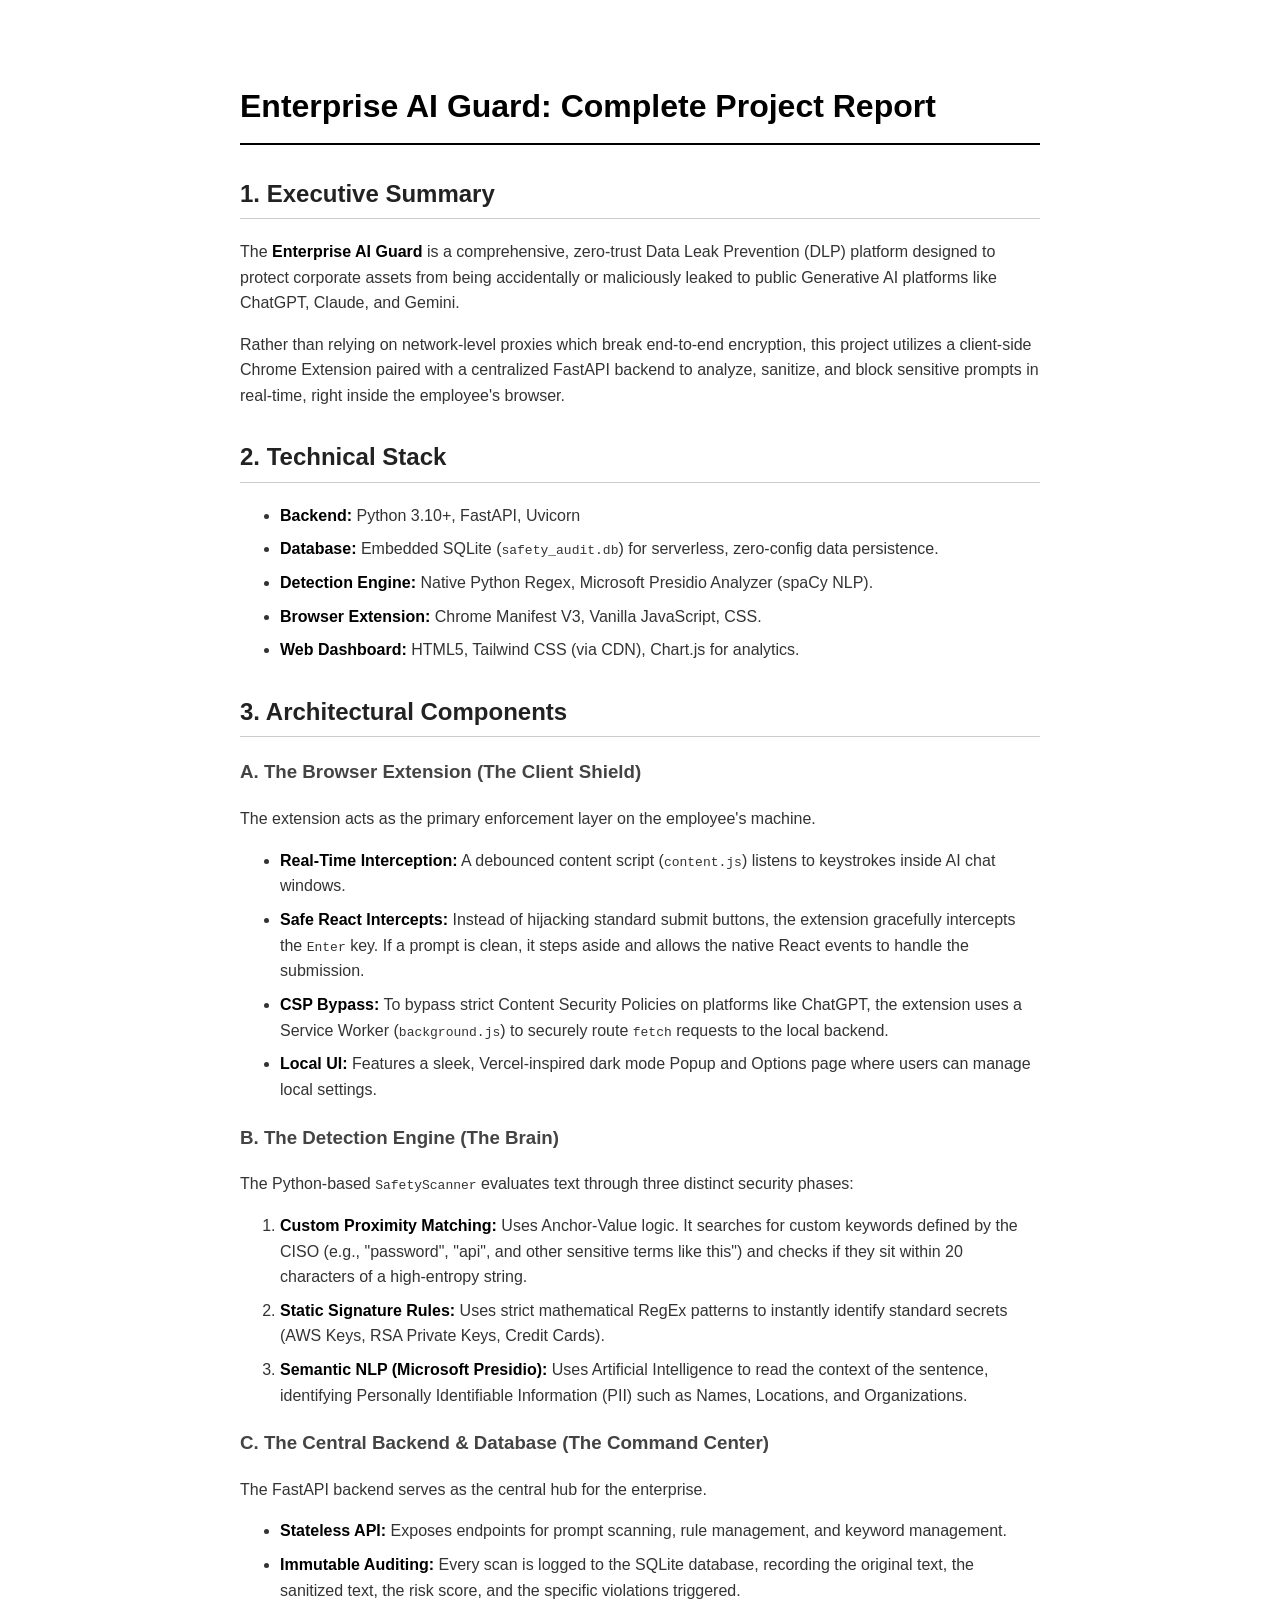
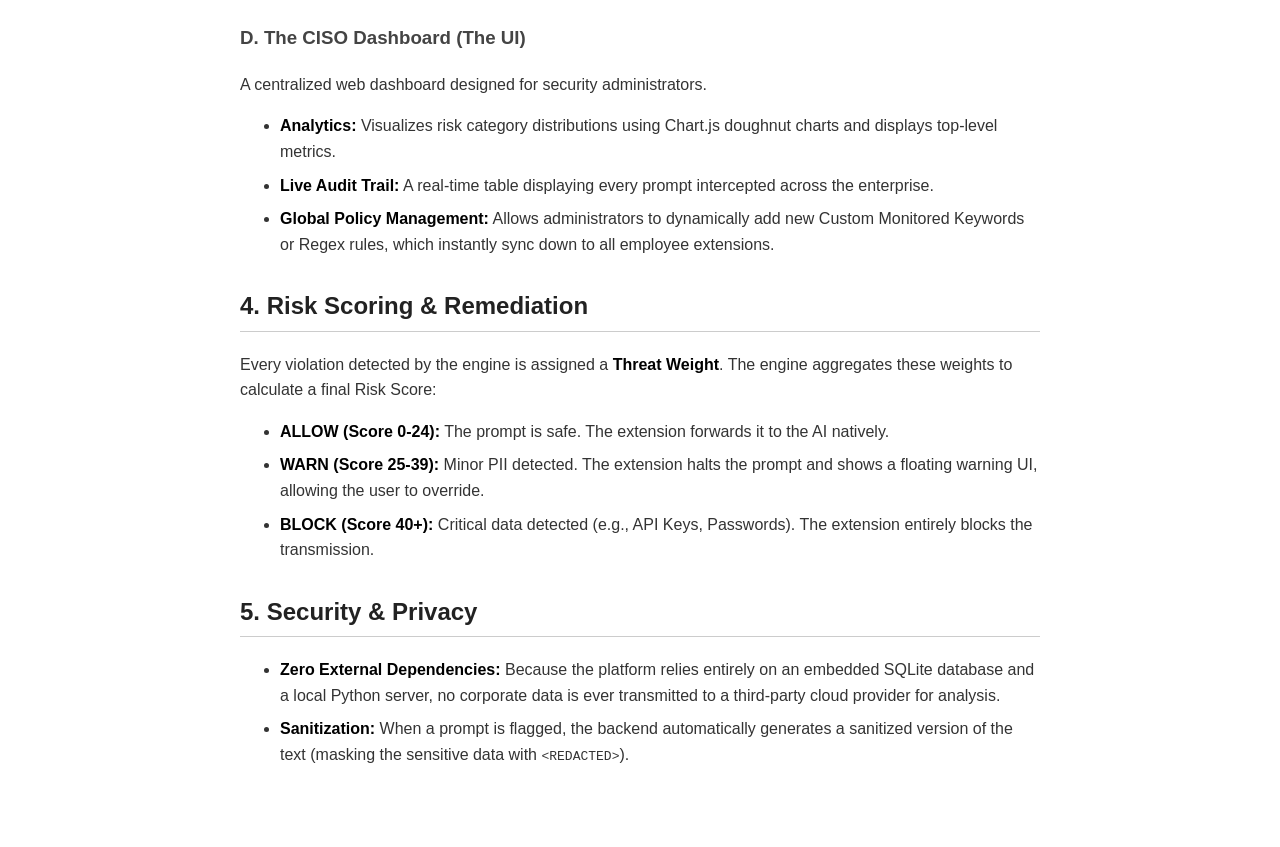
<file: project_report.html>
<!DOCTYPE html>
<html>
<head>
    <meta charset="UTF-8">
    <title>Enterprise AI Guard - Project Report</title>
    <style>
        body { font-family: 'Segoe UI', Arial, sans-serif; line-height: 1.6; color: #333; max-width: 800px; margin: 40px auto; padding: 20px; }
        h1 { color: #000; border-bottom: 2px solid #000; padding-bottom: 10px; }
        h2 { color: #222; margin-top: 30px; border-bottom: 1px solid #ccc; padding-bottom: 5px; }
        h3 { color: #444; margin-top: 20px; }
        ul { margin-bottom: 20px; }
        li { margin-bottom: 8px; }
        strong { color: #000; }
        hr { border: none; border-top: 1px solid #eee; margin: 30px 0; }
    </style>
</head>
<body>
    <h1>Enterprise AI Guard: Complete Project Report</h1>

    <h2>1. Executive Summary</h2>
    <p>The <strong>Enterprise AI Guard</strong> is a comprehensive, zero-trust Data Leak Prevention (DLP) platform designed to protect corporate assets from being accidentally or maliciously leaked to public Generative AI platforms like ChatGPT, Claude, and Gemini.</p>
    <p>Rather than relying on network-level proxies which break end-to-end encryption, this project utilizes a client-side Chrome Extension paired with a centralized FastAPI backend to analyze, sanitize, and block sensitive prompts in real-time, right inside the employee's browser.</p>

    <h2>2. Technical Stack</h2>
    <ul>
        <li><strong>Backend:</strong> Python 3.10+, FastAPI, Uvicorn</li>
        <li><strong>Database:</strong> Embedded SQLite (<code>safety_audit.db</code>) for serverless, zero-config data persistence.</li>
        <li><strong>Detection Engine:</strong> Native Python Regex, Microsoft Presidio Analyzer (spaCy NLP).</li>
        <li><strong>Browser Extension:</strong> Chrome Manifest V3, Vanilla JavaScript, CSS.</li>
        <li><strong>Web Dashboard:</strong> HTML5, Tailwind CSS (via CDN), Chart.js for analytics.</li>
    </ul>

    <h2>3. Architectural Components</h2>

    <h3>A. The Browser Extension (The Client Shield)</h3>
    <p>The extension acts as the primary enforcement layer on the employee's machine.</p>
    <ul>
        <li><strong>Real-Time Interception:</strong> A debounced content script (<code>content.js</code>) listens to keystrokes inside AI chat windows.</li>
        <li><strong>Safe React Intercepts:</strong> Instead of hijacking standard submit buttons, the extension gracefully intercepts the <code>Enter</code> key. If a prompt is clean, it steps aside and allows the native React events to handle the submission.</li>
        <li><strong>CSP Bypass:</strong> To bypass strict Content Security Policies on platforms like ChatGPT, the extension uses a Service Worker (<code>background.js</code>) to securely route <code>fetch</code> requests to the local backend.</li>
        <li><strong>Local UI:</strong> Features a sleek, Vercel-inspired dark mode Popup and Options page where users can manage local settings.</li>
    </ul>

    <h3>B. The Detection Engine (The Brain)</h3>
    <p>The Python-based <code>SafetyScanner</code> evaluates text through three distinct security phases:</p>
    <ol>
        <li><strong>Custom Proximity Matching:</strong> Uses Anchor-Value logic. It searches for custom keywords defined by the CISO (e.g., "password", "api", and other sensitive terms like this") and checks if they sit within 20 characters of a high-entropy string.</li>
        <li><strong>Static Signature Rules:</strong> Uses strict mathematical RegEx patterns to instantly identify standard secrets (AWS Keys, RSA Private Keys, Credit Cards).</li>
        <li><strong>Semantic NLP (Microsoft Presidio):</strong> Uses Artificial Intelligence to read the context of the sentence, identifying Personally Identifiable Information (PII) such as Names, Locations, and Organizations.</li>
    </ol>

    <h3>C. The Central Backend & Database (The Command Center)</h3>
    <p>The FastAPI backend serves as the central hub for the enterprise.</p>
    <ul>
        <li><strong>Stateless API:</strong> Exposes endpoints for prompt scanning, rule management, and keyword management.</li>
        <li><strong>Immutable Auditing:</strong> Every scan is logged to the SQLite database, recording the original text, the sanitized text, the risk score, and the specific violations triggered.</li>
    </ul>

    <h3>D. The CISO Dashboard (The UI)</h3>
    <p>A centralized web dashboard designed for security administrators.</p>
    <ul>
        <li><strong>Analytics:</strong> Visualizes risk category distributions using Chart.js doughnut charts and displays top-level metrics.</li>
        <li><strong>Live Audit Trail:</strong> A real-time table displaying every prompt intercepted across the enterprise.</li>
        <li><strong>Global Policy Management:</strong> Allows administrators to dynamically add new Custom Monitored Keywords or Regex rules, which instantly sync down to all employee extensions.</li>
    </ul>

    <h2>4. Risk Scoring & Remediation</h2>
    <p>Every violation detected by the engine is assigned a <strong>Threat Weight</strong>. The engine aggregates these weights to calculate a final Risk Score:</p>
    <ul>
        <li><strong>ALLOW (Score 0-24):</strong> The prompt is safe. The extension forwards it to the AI natively.</li>
        <li><strong>WARN (Score 25-39):</strong> Minor PII detected. The extension halts the prompt and shows a floating warning UI, allowing the user to override.</li>
        <li><strong>BLOCK (Score 40+):</strong> Critical data detected (e.g., API Keys, Passwords). The extension entirely blocks the transmission.</li>
    </ul>

    <h2>5. Security & Privacy</h2>
    <ul>
        <li><strong>Zero External Dependencies:</strong> Because the platform relies entirely on an embedded SQLite database and a local Python server, no corporate data is ever transmitted to a third-party cloud provider for analysis.</li>
        <li><strong>Sanitization:</strong> When a prompt is flagged, the backend automatically generates a sanitized version of the text (masking the sensitive data with <code>&lt;REDACTED&gt;</code>).</li>
    </ul>
</body>
</html>
</file>
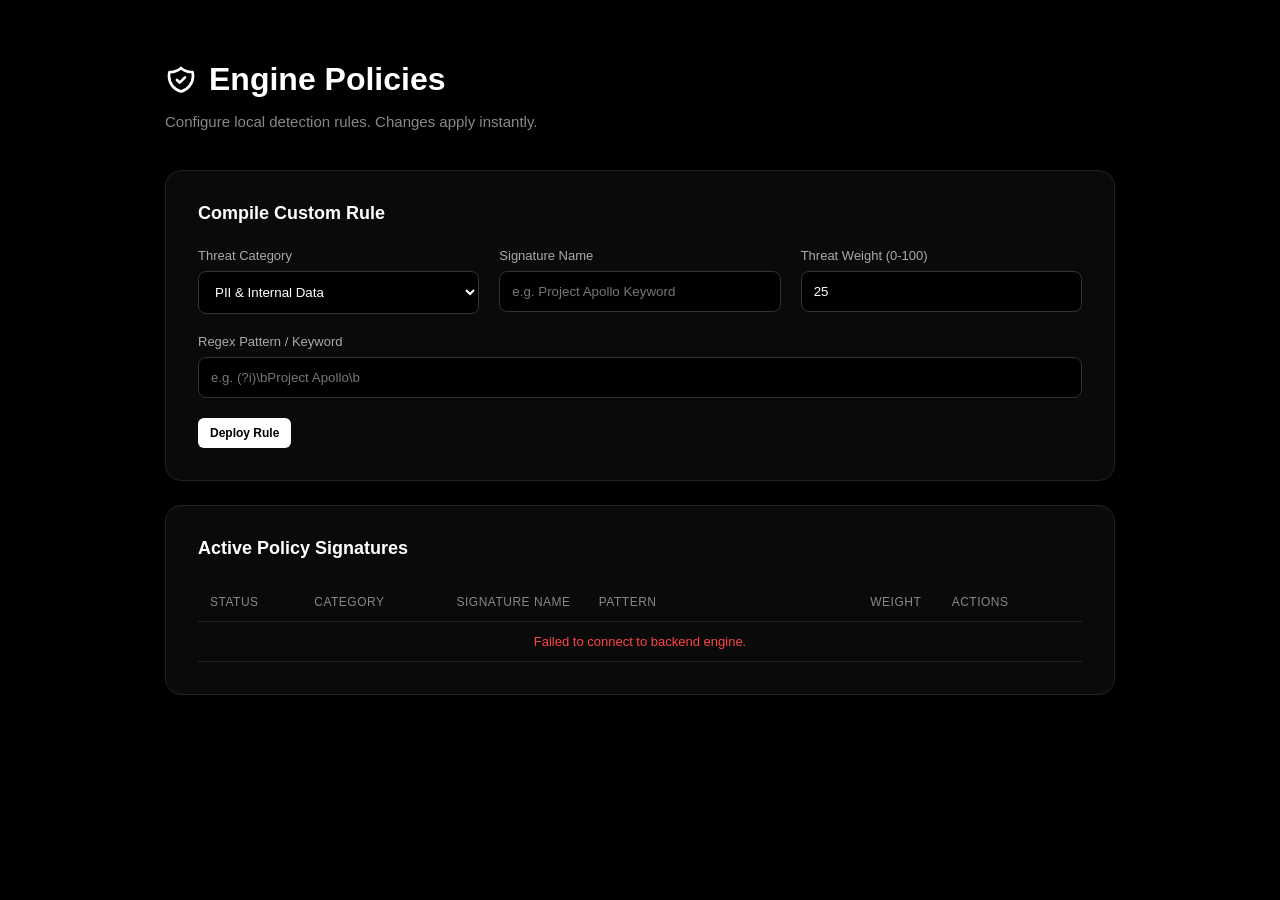
<file: extension/options.html>
<!DOCTYPE html>
<html>
<head>
    <meta charset="UTF-8">
    <title>AI Shield - Engine Policies</title>
    <style>
        body { font-family: 'Inter', -apple-system, sans-serif; background: #000; color: #fff; margin: 0; padding: 40px; }
        .container { max-width: 950px; margin: 0 auto; }
        h1 { display: flex; align-items: center; gap: 12px; font-weight: 700; margin-bottom: 8px; }
        h1 svg { width: 32px; height: 32px; stroke: #fff; }
        p.subtitle { color: #888; margin-bottom: 40px; font-size: 15px; }
        
        .card { background: #0a0a0a; border: 1px solid #222; border-radius: 16px; padding: 32px; margin-bottom: 24px; transition: border-color 0.3s; }
        .card:hover { border-color: #333; }
        h2 { margin-top: 0; font-size: 18px; font-weight: 600; margin-bottom: 24px; }
        
        table { width: 100%; border-collapse: collapse; margin-top: 16px; table-layout: fixed; }
        th, td { text-align: left; padding: 12px; border-bottom: 1px solid #222; vertical-align: middle; }
        th { color: #888; font-weight: 500; font-size: 12px; text-transform: uppercase; letter-spacing: 0.5px; }
        td { font-size: 13px; }
        
        th:nth-child(1) { width: 11%; }
        th:nth-child(2) { width: 16%; }
        th:nth-child(3) { width: 16%; }
        th:nth-child(4) { width: 33%; }
        th:nth-child(5) { width: 8%; }
        th:nth-child(6) { width: 16%; }
        
        .code { font-family: 'JetBrains Mono', monospace; background: #000; padding: 6px 8px; border-radius: 6px; color: #ccc; font-size: 11px; border: 1px solid #222; display: block; word-break: break-all; white-space: pre-wrap; }
        
        .btn { background: #fff; color: #000; border: none; padding: 8px 12px; border-radius: 6px; cursor: pointer; font-weight: 600; font-size: 12px; transition: all 0.2s; white-space: nowrap; }
        .btn:hover { background: #ccc; transform: translateY(-1px); }
        .btn-outline { background: transparent; color: #fff; border: 1px solid #333; }
        .btn-outline:hover { border-color: #fff; background: transparent; }
        .btn-danger { background: transparent; color: #ff4444; border: 1px solid #441111; }
        .btn-danger:hover { background: #ff4444; color: #fff; border-color: #ff4444; }
        
        .form-group { margin-bottom: 20px; }
        label { display: block; margin-bottom: 8px; font-weight: 500; color: #aaa; font-size: 13px; }
        input, select { width: 100%; padding: 12px; border-radius: 8px; border: 1px solid #333; background: #000; color: white; box-sizing: border-box; font-family: inherit; transition: border-color 0.2s; }
        input:focus, select:focus { outline: none; border-color: #fff; }
        
        .flex { display: flex; gap: 20px; }
        .flex > * { flex: 1; }
        
        .badge { display: inline-flex; align-items: center; gap: 6px; padding: 4px 10px; border-radius: 20px; font-size: 11px; font-weight: 600; text-transform: uppercase; letter-spacing: 0.5px; }
        .badge-active { border: 1px solid #fff; color: #fff; }
        .badge-inactive { border: 1px solid #333; color: #666; }
        .badge-active::before { content: ''; display: inline-block; width: 6px; height: 6px; border-radius: 50%; background: #fff; box-shadow: 0 0 8px #fff; }
    </style>
</head>
<body>
    <div class="container">
        <h1>
            <svg fill="none" stroke="currentColor" stroke-width="2" viewBox="0 0 24 24"><path stroke-linecap="round" stroke-linejoin="round" d="M9 12l2 2 4-4m5.618-4.016A11.955 11.955 0 0112 2.944a11.955 11.955 0 01-8.618 3.04A12.02 12.02 0 003 9c0 5.591 3.824 10.29 9 11.622 5.176-1.332 9-6.03 9-11.622 0-1.042-.133-2.052-.382-3.016z"></path></svg>
            Engine Policies
        </h1>
        <p class="subtitle">Configure local detection rules. Changes apply instantly.</p>
        
        <div class="card">
            <h2>Compile Custom Rule</h2>
            <form id="add-rule-form">
                <div class="flex">
                    <div class="form-group">
                        <label>Threat Category</label>
                        <select id="rule-category" required>
                            <option value="PII & Internal Data">PII & Internal Data</option>
                            <option value="Credentials & Secrets">Credentials & Secrets</option>
                            <option value="Prompt Injection">Prompt Injection</option>
                        </select>
                    </div>
                    <div class="form-group">
                        <label>Signature Name</label>
                        <input type="text" id="rule-name" placeholder="e.g. Project Apollo Keyword" required>
                    </div>
                    <div class="form-group">
                        <label>Threat Weight (0-100)</label>
                        <input type="number" id="rule-weight" min="1" max="100" value="25" required>
                    </div>
                </div>
                <div class="form-group">
                    <label>Regex Pattern / Keyword</label>
                    <input type="text" id="rule-pattern" placeholder="e.g. (?i)\bProject Apollo\b" required>
                </div>
                <button type="submit" class="btn">Deploy Rule</button>
            </form>
        </div>

        <div class="card">
            <h2>Active Policy Signatures</h2>
            <table>
                <thead>
                    <tr>
                        <th>Status</th>
                        <th>Category</th>
                        <th>Signature Name</th>
                        <th>Pattern</th>
                        <th>Weight</th>
                        <th>Actions</th>
                    </tr>
                </thead>
                <tbody id="rules-tbody">
                    <!-- Loaded dynamically -->
                </tbody>
            </table>
        </div>
    </div>
    <script src="options.js"></script>
</body>
</html>
</file>
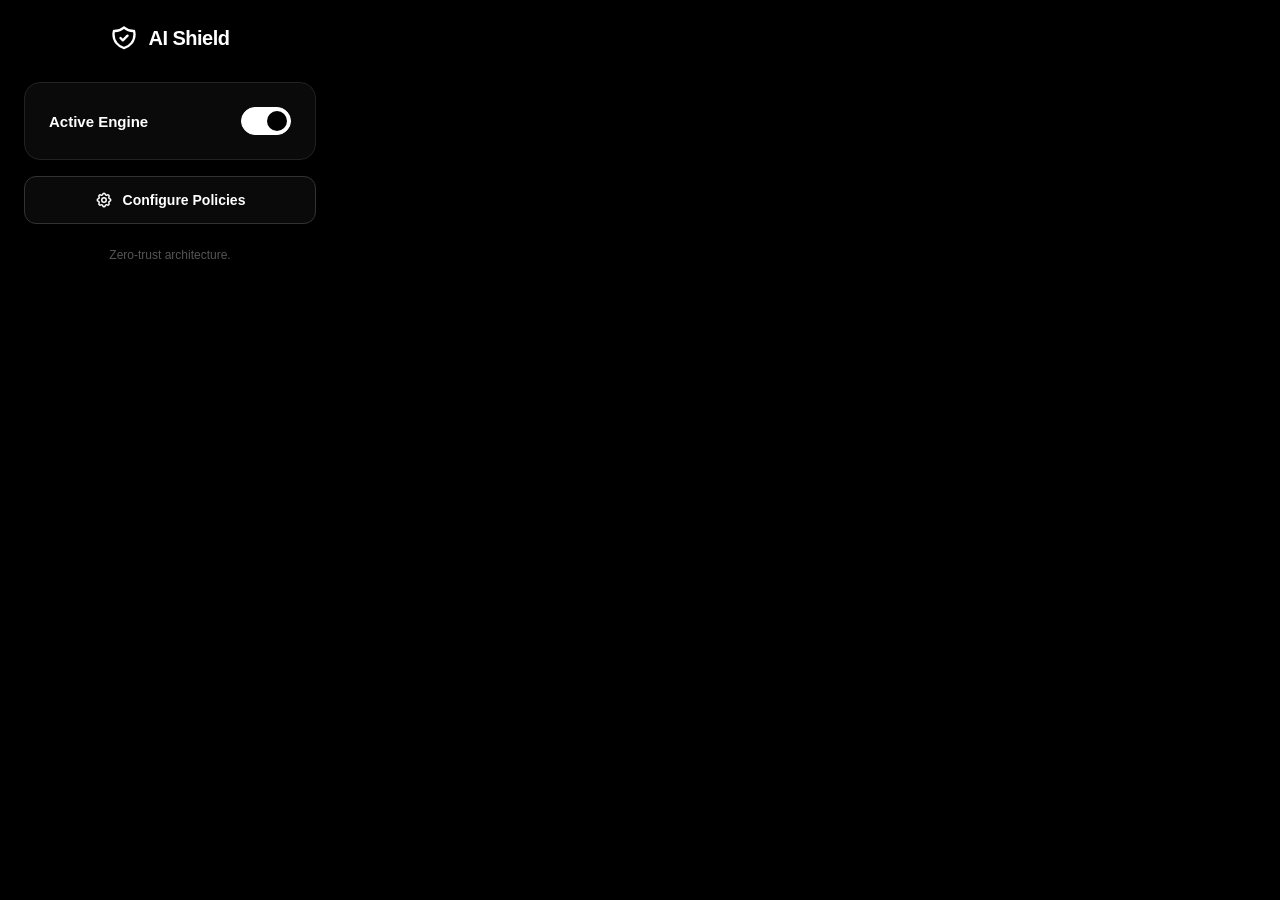
<file: extension/popup.html>
<!DOCTYPE html>
<html>
<head>
    <meta charset="UTF-8">
    <title>AI Guard Dashboard</title>
    <style>
        body { font-family: 'Inter', -apple-system, sans-serif; background: #000; color: #fff; margin: 0; padding: 24px; width: 340px; box-sizing: border-box; }
        .header { display: flex; align-items: center; justify-content: center; margin-bottom: 30px; gap: 10px; }
        .header svg { width: 28px; height: 28px; stroke: #fff; }
        .header h1 { font-size: 20px; margin: 0; font-weight: 700; letter-spacing: -0.5px; }
        
        .card { background: #0a0a0a; border: 1px solid #222; border-radius: 16px; padding: 24px; margin-bottom: 16px; box-shadow: 0 10px 30px rgba(0,0,0,0.8); transition: transform 0.3s ease, border-color 0.3s; }
        .card:hover { transform: translateY(-2px); border-color: #444; }
        
        .status-container { display: flex; justify-content: space-between; align-items: center; }
        .status-label { font-weight: 600; font-size: 15px; color: #fff; transition: color 0.3s; }
        
        /* Premium Toggle Switch */
        .switch { position: relative; display: inline-block; width: 50px; height: 28px; }
        .switch input { opacity: 0; width: 0; height: 0; }
        .slider { position: absolute; cursor: pointer; top: 0; left: 0; right: 0; bottom: 0; background-color: #222; transition: .4s cubic-bezier(0.4, 0.0, 0.2, 1); border-radius: 30px; border: 1px solid #333; }
        .slider:before { position: absolute; content: ""; height: 20px; width: 20px; left: 3px; bottom: 3px; background-color: #888; transition: .4s cubic-bezier(0.4, 0.0, 0.2, 1); border-radius: 50%; }
        input:checked + .slider { background-color: #fff; border-color: #fff; }
        input:checked + .slider:before { transform: translateX(22px); background-color: #000; }
        
        .btn { width: 100%; padding: 14px; background: #0a0a0a; color: #fff; border: 1px solid #333; border-radius: 12px; cursor: pointer; font-weight: 600; font-size: 14px; display: flex; align-items: center; justify-content: center; gap: 10px; transition: all 0.2s ease; }
        .btn:hover { background: #fff; color: #000; border-color: #fff; transform: translateY(-2px); box-shadow: 0 4px 12px rgba(255,255,255,0.2); }
        .btn svg { width: 18px; height: 18px; stroke: currentColor; transition: transform 0.3s ease; }
        .btn:hover svg { transform: rotate(90deg); }
        
        .footer { text-align: center; font-size: 12px; color: #555; margin-top: 24px; font-weight: 500; }
        
        @keyframes pulse {
            0% { box-shadow: 0 0 0 0 rgba(255, 255, 255, 0.2); }
            70% { box-shadow: 0 0 0 10px rgba(255, 255, 255, 0); }
            100% { box-shadow: 0 0 0 0 rgba(255, 255, 255, 0); }
        }
        input:checked + .slider { animation: pulse 2s infinite; }
    </style>
</head>
<body>
    <div class="header">
        <svg fill="none" stroke="currentColor" stroke-width="2" viewBox="0 0 24 24"><path stroke-linecap="round" stroke-linejoin="round" d="M9 12l2 2 4-4m5.618-4.016A11.955 11.955 0 0112 2.944a11.955 11.955 0 01-8.618 3.04A12.02 12.02 0 003 9c0 5.591 3.824 10.29 9 11.622 5.176-1.332 9-6.03 9-11.622 0-1.042-.133-2.052-.382-3.016z"></path></svg>
        <h1>AI Shield</h1>
    </div>
    
    <div class="card">
        <div class="status-container">
            <span id="status-label" class="status-label">Active Engine</span>
            <label class="switch">
                <input type="checkbox" id="guard-toggle" checked>
                <span class="slider"></span>
            </label>
        </div>
    </div>
    
    <button id="manage-rules-btn" class="btn">
        <svg fill="none" stroke="currentColor" stroke-width="2" viewBox="0 0 24 24"><path stroke-linecap="round" stroke-linejoin="round" d="M10.325 4.317c.426-1.756 2.924-1.756 3.35 0a1.724 1.724 0 002.573 1.066c1.543-.94 3.31.826 2.37 2.37a1.724 1.724 0 001.065 2.572c1.756.426 1.756 2.924 0 3.35a1.724 1.724 0 00-1.066 2.573c.94 1.543-.826 3.31-2.37 2.37a1.724 1.724 0 00-2.572 1.065c-.426 1.756-2.924 1.756-3.35 0a1.724 1.724 0 00-2.573-1.066c-1.543.94-3.31-.826-2.37-2.37a1.724 1.724 0 00-1.065-2.572c-1.756-.426-1.756-2.924 0-3.35a1.724 1.724 0 001.066-2.573c-.94-1.543.826-3.31 2.37-2.37.996.608 2.296.07 2.572-1.065z"></path><path stroke-linecap="round" stroke-linejoin="round" d="M15 12a3 3 0 11-6 0 3 3 0 016 0z"></path></svg>
        Configure Policies
    </button>
    
    <div class="footer">Zero-trust architecture.</div>
    <script src="popup.js"></script>
</body>
</html>
</file>
